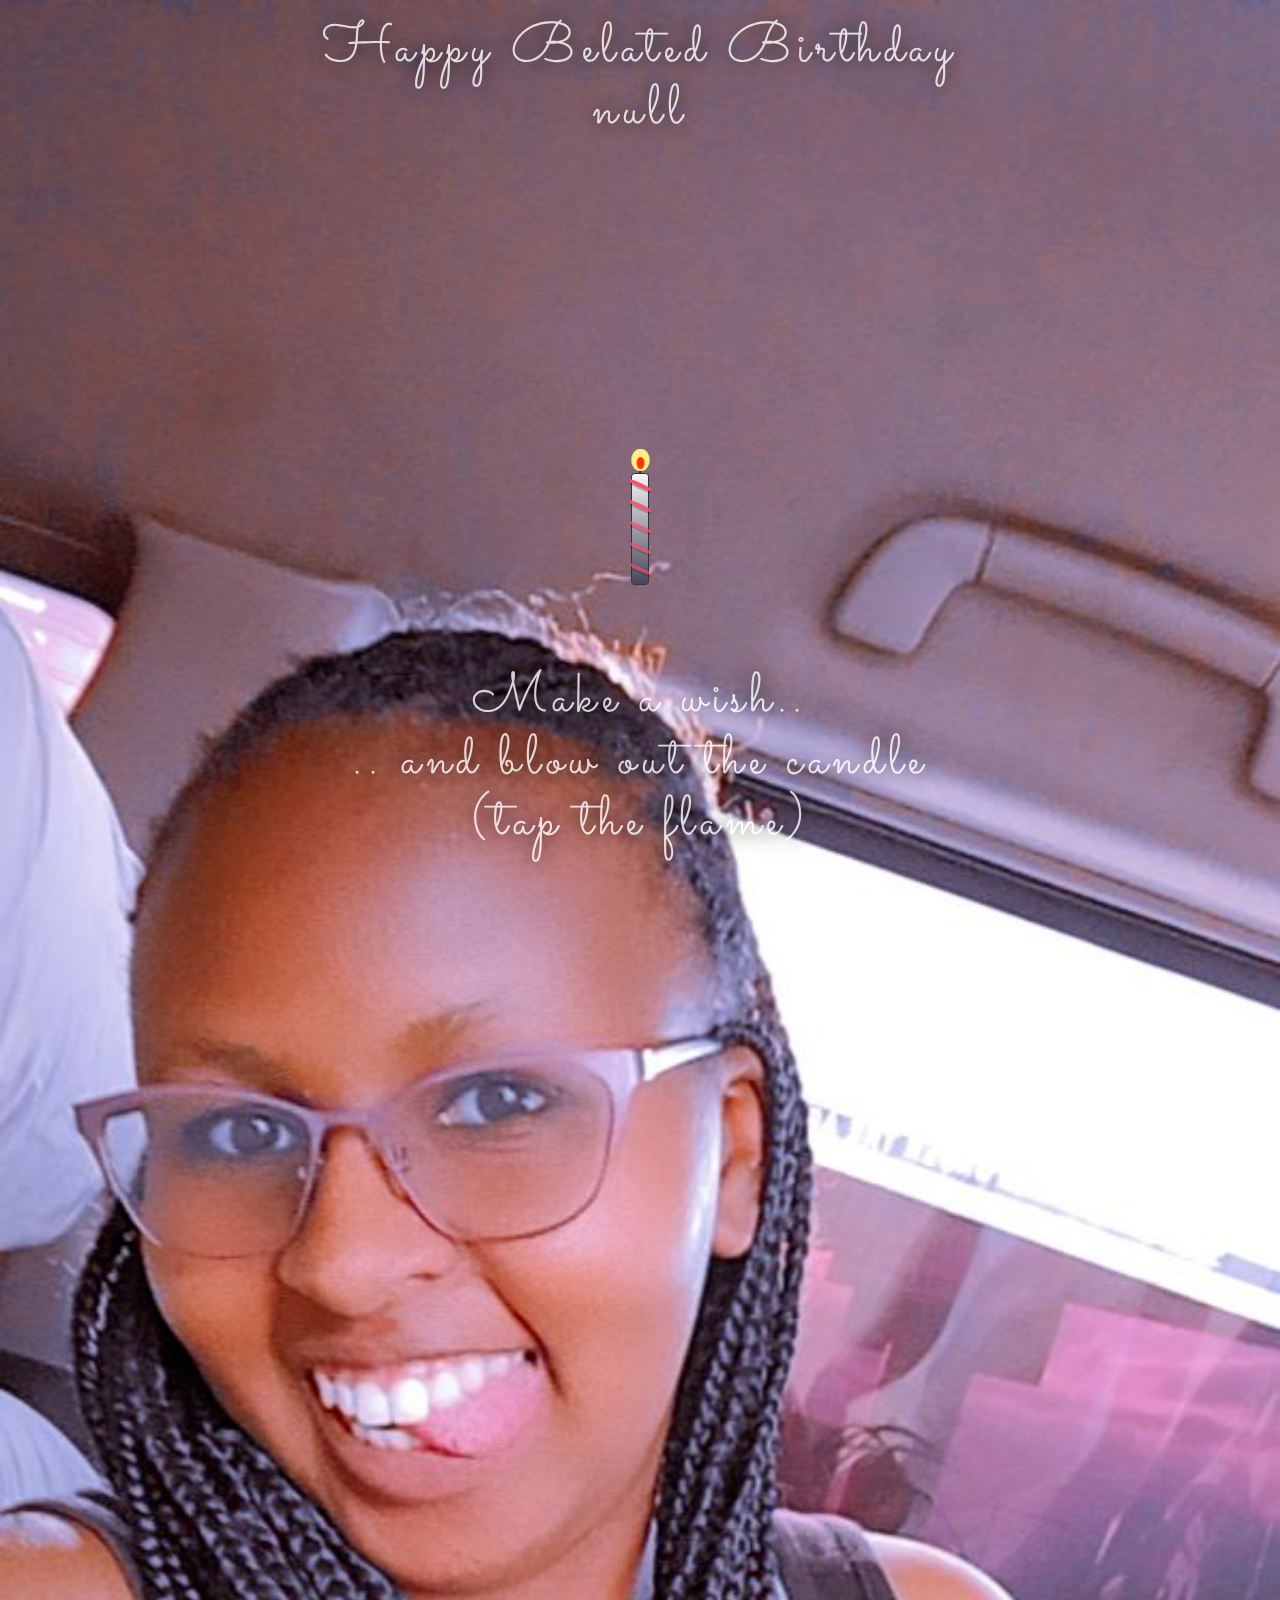
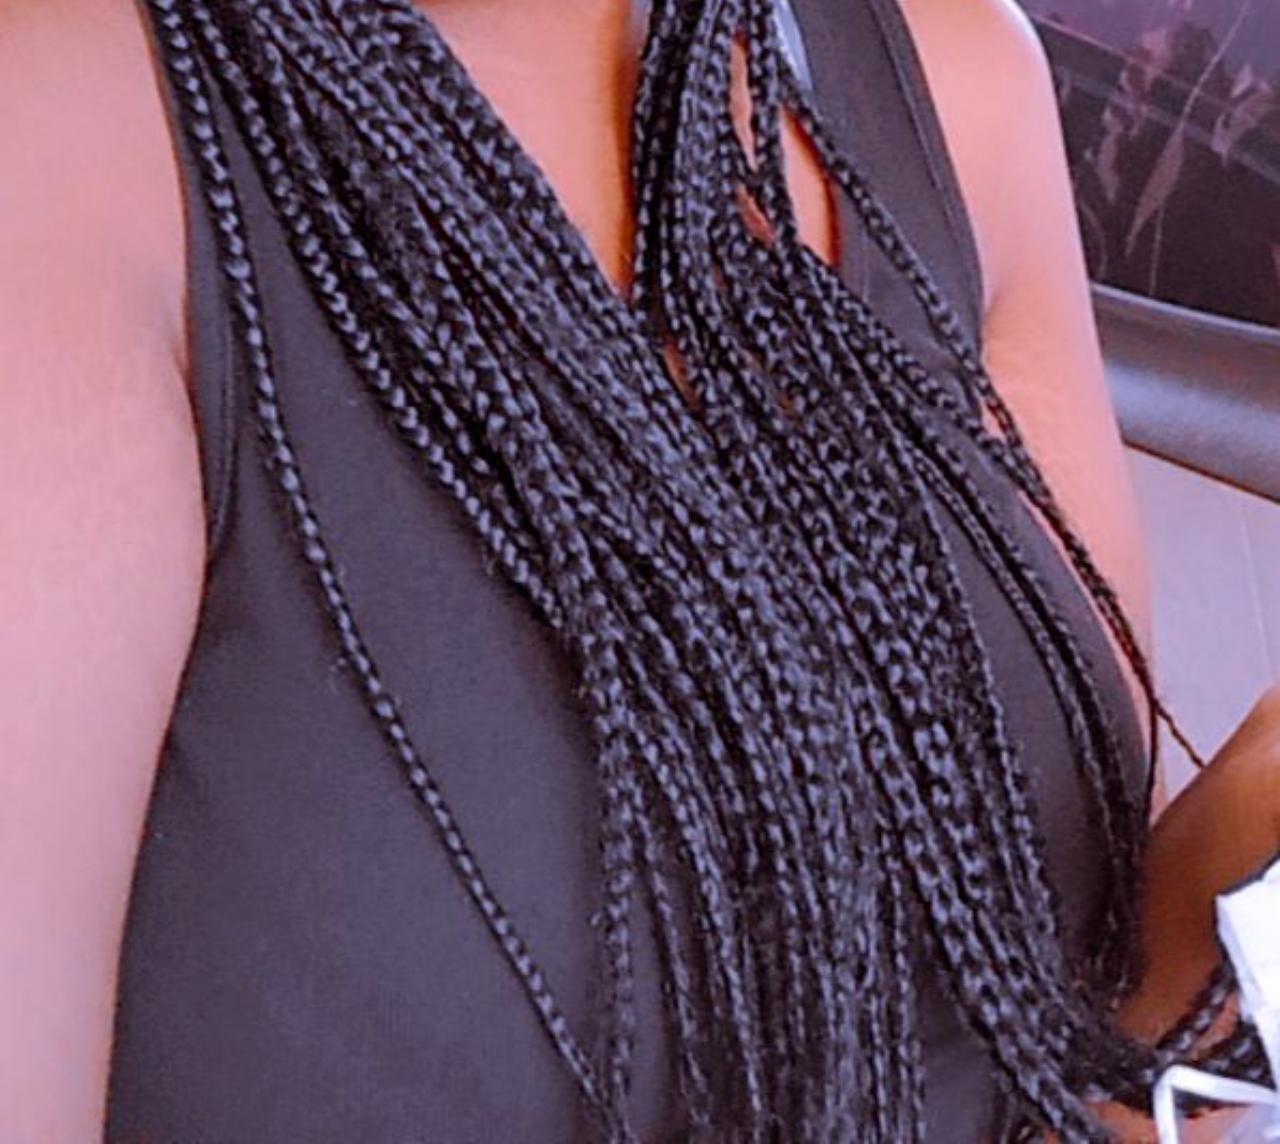
<file: index.html>
<!DOCTYPE html>
<html>

<head>
    <meta charset="utf-8" />
    <meta http-equiv="X-UA-Compatible" content="IE=edge">
    <title>Happy Birthday</title>
    <meta name="viewport" content="width=device-width, initial-scale=1">
    <link href="//maxcdn.bootstrapcdn.com/bootstrap/3.3.0/css/bootstrap.min.css" rel="stylesheet" id="bootstrap-css">
    <script src="https://code.jquery.com/jquery-3.3.1.min.js"
        integrity="sha256-FgpCb/KJQlLNfOu91ta32o/NMZxltwRo8QtmkMRdAu8=" crossorigin="anonymous"></script>
    <script src="//maxcdn.bootstrapcdn.com/bootstrap/3.3.0/js/bootstrap.min.js"></script>
    <link rel="stylesheet" type="text/css" media="screen" href="css/styles.css" />
    <link rel="stylesheet" type="text/css" media="screen" href="css/birthday.css" />
</head>

<body>

    <canvas id="myCanvas" style="display: none;"></canvas>
    <!--    <canvas id="can" style="display: none;"></canvas>-->
    <img src="img/66851374-2A93-47F7-B8B3-A333BCACC19F.png" alt=""
        style="position: absolute; display: block; z-index: -1; margin-left: auto; margin-right: auto; width: 100%;"
        class="user-photo">
    <!-- <img src="img/ahmed1.jpeg" alt="" style="top: 15px; display: block; z-index: -1; margin-left: auto; margin-right: auto; width: 100%;" class="user-photo"> -->

    <h1 id="wish">
        Make a wish..<br />.. and blow out the candle <br /> (tap the flame)

    </h1>
    <h1 id="wish1" style="display: none;">
        <!--        I <b>love</b> you...-->
        Age Gracefully!
    </h1>
    <h1 id="username"></h1>


    <div id="glow" class="glow"></div>
    <div id="candle">
        <div class="stripe"></div>
        <div class="stripe"></div>
        <div class="stripe"></div>
        <div class="stripe"></div>
        <div class="stripe"></div>
        <div id="top">
            <div class="smoke"></div>
            <div class="smoke"></div>
            <div class="smoke"></div>
            <div id="knot"></div>
            <div id="flame" class="burn"></div>
        </div>
    </div>
    <script>
        function getParameterByName(name, url) {
            if (!url) url = window.location.href;
            name = name.replace(/[\[\]]/g, '\\$&');
            var regex = new RegExp('[?&]' + name + '(=([^&#]*)|&|#|$)'),
                results = regex.exec(url);
            if (!results) return null;
            if (!results[2]) return '';
            return decodeURIComponent(results[2].replace(/\+/g, ' '));
        }

        var name = getParameterByName('name');

        document.getElementById('username').innerHTML = "Happy Belated Birthday " + name;
    </script>
    <script src="js/script.js"></script>
    <!--    <script src="js/weirdCombined.js"></script>-->
    <script src="js/birthday.js"></script>
    <!--    <script src="js/heart.js"></script>-->
</body>

</html>
</file>
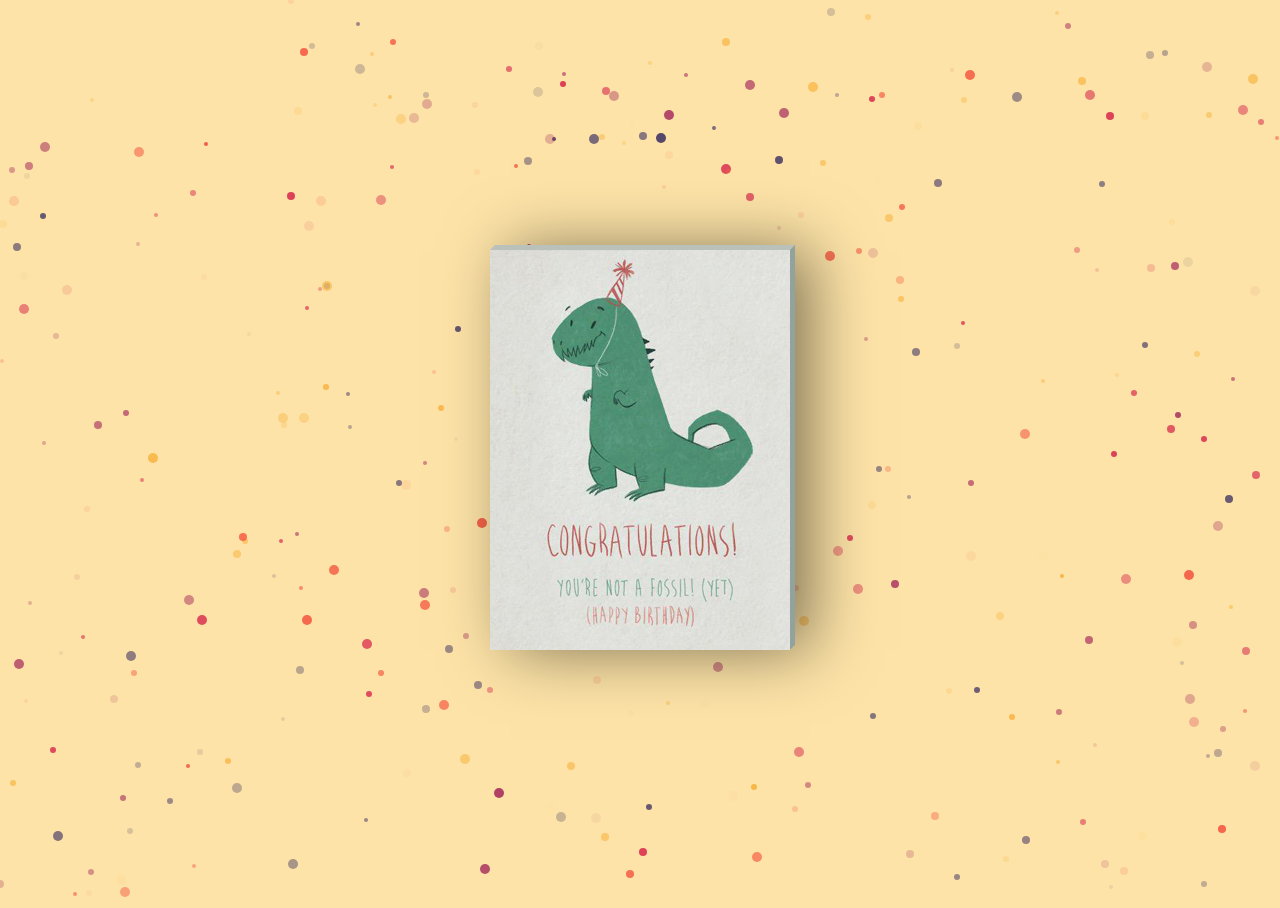
<file: v2/index.html>
<!DOCTYPE html>
<html lang="en">
<head>
    <meta charset="UTF-8">
    <meta http-equiv="X-UA-Compatible" content="IE=edge">
    <meta name="viewport" content="width=device-width, initial-scale=1.0">
    <link href="https://fonts.googleapis.com/css?family=Indie+Flower" rel="stylesheet">
    <link href="https://fonts.googleapis.com/css?family=Amatic+SC" rel="stylesheet">
    <link rel="stylesheet" href="./assets/css/style.css">
    <title>Happy Birthday</title>
</head>
<body>
	<canvas id="world"></canvas>
    <div class="card">
		<div class="imgBox">
			<div class="bark"></div>
			<img src="./assets/img/lastofus.jpg">
		</div>
		<div class="details">
			<h4 class="color1">You're not a Fossil! (YET)</h2>
			<h4 id="username" class="color2 margin"></h4>
			<p id="docname"></p>
			<p>Let's see...</p>
			<p>You’re a great friend, you</p>
			<p>are an even greater father, you</p>
			<p>practically made me blackout on</p>
			<p>more than one occasion, yet you</p>
			<p>manage to remain down to earth.</p>
			<p>How do you do that? :)</p>
			<p class="text-right">Happy Birthday,</p>
			<p class="text-right">♥Newton and Family</p>
		</div>
	</div>

	<script>
        function getParameterByName(name, url) {
            if (!url) url = window.location.href;
            name = name.replace(/[\[\]]/g, '\\$&');
            var regex = new RegExp('[?&]' + name + '(=([^&#]*)|&|#|$)'),
                results = regex.exec(url);
            if (!results) return null;
            if (!results[2]) return '';
            return decodeURIComponent(results[2].replace(/\+/g, ' '));
        }

        var name = getParameterByName('name');

        document.getElementById('username').innerHTML = "HAPPY BIRTHDAY " + name;
        document.getElementById('docname').innerHTML = "Dear " + name + ",";
    </script>
	<script src="./assets/js/scripts.js"></script>
</body>
</html>
</file>
<file: css/styles.css>
@import url("https://fonts.googleapis.com/css?family=Sacramento");
body {
  background-color: #1e1934;
}

h1 {
  position: fixed;
  margin: 0 auto;
  bottom: 5%;
  left: 0;
  right: 0;
  width: 12em;
  text-align: center;
  font-size: 4em;
  font-weight: 100;
  font-family: 'Sacramento', serif;
  letter-spacing: .1em;
  color: white;
  text-shadow: 0 0 20px black;
  opacity: .8;
}
@media only screen and (max-device-width: 641px){
  h1 {
    position: fixed;
    margin: 0 auto;
    bottom: 5%;
    left: 0;
    right: 0;
    width: 12em;
    text-align: center;
    font-size: 2em;
    font-weight: 100;
    font-family: 'Sacramento', serif;
    letter-spacing: .1em;
    color: white;
    text-shadow: 0 0 20px black;
    opacity: .8;
  }
}
#glow {
  position: absolute;
  left: calc(50% - .1em);
  bottom: calc(35% + 9em);
  width: .2em;
  height: .2em;
  border-radius: 100%;
  opacity: .15;
}

#candle {
  position: absolute;
  left: calc(50% - .75em);
  bottom: 35%;
  width: 1.5em;
  height: 10em;
  overflow: hidden;
}

#candle::before {
  position: absolute;
  bottom: 0;
  left: 8%;
  content: '';
  width: 84%;
  height: 80%;
  background: linear-gradient(whitesmoke 0, #1e1934 125%);
  border-radius: .25em;
  box-sizing: border-box;
  border: 1px solid #333;
}

#top {
  position: absolute;
  margin: 0;
  padding: 0;
  width: 100%;
  height: 2em;
  background-color: transparent;
}
#top #knot {
  position: absolute;
  bottom: 0;
  left: calc(50% - .05em);
  height: .5em;
  width: .1em;
  background-color: #0f3146;
}
#top .smoke {
  position: absolute;
  opacity: 0;
  border-radius: 100%;
}
#top .smoke:nth-child(1) {
  bottom: .1em;
  left: calc(50% - .5em);
  height: .5em;
  width: .5em;
  background-color: silver;
}
#top .smoke:nth-child(2) {
  bottom: .6em;
  left: 50%;
  height: .6em;
  width: .6em;
  background-color: lightgray;
  animation-delay: .2s;
}
#top .smoke:nth-child(3) {
  bottom: 1.1em;
  left: 20%;
  height: .3em;
  width: .3em;
  background-color: whitesmoke;
  animation-delay: .3s;
}
#top #flame {
  position: absolute;
  bottom: .15em;
  width: 1.5em;
  height: 1.6em;
  background-color: #ffee86;
  border-radius: 100%;
  box-shadow: inset 0 0 0 .1em #ffee86;
  transform: rotateY(30deg);
  cursor: pointer;
}
#top #flame::after {
  position: absolute;
  content: '';
  width: .7em;
  height: .9em;
  bottom: 10%;
  left: calc(50% - .35em);
  background-color: #ff3200;
  border-radius: 100%;
  animation: burnInner 1.5s ease-in-out infinite;
}
#top #flame:hover {
  transition: all .1s ease-in-out;
  background-color: yellow;
}
#top #flame:hover::after {
  background-color: red;
}

@keyframes glow {
  0% {
    box-shadow: 0 0 1.5em 2.2em rgba(255, 246, 162, 0.75);
  }
  50% {
    box-shadow: 0 0 1.5em 2em rgba(255, 246, 162, 0.5);
  }
  100% {
    box-shadow: 0 0 1.5em 2.2em rgba(255, 246, 162, 0.75);
  }
}
@keyframes burn {
  0% {
    height: 1.7em;
    transform: rotateY(30deg);
  }
  50% {
    height: 1.3em;
    transform: rotateY(0deg);
    opacity: .9;
  }
  100% {
    height: 1.7m;
    transform: rotateY(30deg);
  }
}
@keyframes burnInner {
  0% {
    height: .9em;
    transform: rotateX(0deg);
  }
  50% {
    height: .8em;
    transform: rotateX(30deg);
  }
  100% {
    height: .9em;
    transform: rotateX(0deg);
  }
}
@keyframes puff {
  100% {
    transform: rotateY(-30deg);
    opacity: 0;
  }
}
@keyframes puff-bubble {
  0% {
    opacity: 0;
    transform: scale(1, 1);
  }
  50% {
    opacity: 1;
    transform: scale(1.2, 1.2);
  }
  100% {
    opacity: 0;
    transform: scale(0.8, 0.8);
  }
}
.glow {
  animation: glow 3s ease-in-out infinite;
}

.burn {
  animation: burn 1.5s ease-in-out infinite;
}

.puff {
  animation: puff .3s ease-in-out forwards;
}

.puff-bubble {
  animation: puff-bubble .75s ease-in-out forwards;
}

.stripe {
  position: absolute;
  left: -.25em;
  width: 2em;
  height: .25em;
  background-color: #ff4b6f;
  transform: rotate(25deg);
  border-radius: 100%;
  box-shadow: 1px 1px 0 1px rgba(0, 0, 0, 0.25);
}

.stripe:nth-child(1) {
  top: 2.7em;
  opacity: 1.4;
}

.stripe:nth-child(2) {
  top: 4.2em;
  opacity: 0.9;
}

.stripe:nth-child(3) {
  top: 5.7em;
  opacity: 0.73333;
}

.stripe:nth-child(4) {
  top: 7.2em;
  opacity: 0.65;
}

.stripe:nth-child(5) {
  top: 8.7em;
  opacity: 0.6;
}

#username{
  position: fixed;
  top: 0;
  z-index: -1;
  padding-top: 20px;
}
</file>
<file: css/birthday.css>
canvas {
    position: absolute;
    top: 0;
    left: 0;
}
p {
    margin: 0 0;
    position: absolute;
    font: 16px Verdana;
    color: #eee;
    height: 25px;
    top: calc( 100vh - 30px );
    text-shadow: 0 0 2px white;
}
p a {
    text-decoration: none;
    color: #aaa;
}
span {
    font-size: 11px;
}
p > a:first-of-type {
    font-size: 20px;
}
body {
    overflow: hidden;
}
</file>
<file: v2/assets/css/style.css>
@import url('https://fonts.googleapis.com/css?family=Indie+Flower');
@import url('https://fonts.googleapis.com/css?family=Amatic+SC');

body {
	font-family: 'Indie Flower', cursive !important;
  background: #FDE3A7; /*CAPE HONEY*/
	margin: 0px;
	padding: 0px;
}

::selection {
	background: transparent;
}

h4 {
	font-size: 26px;
	line-height: 1px;
	font-family: 'Amatic SC', cursive !important;
}

p {
	color: white;
	font-weight: bolder;
}

.color1{color:#1BBC9B}/*MOUNTAIN MEADOW*/
.color2{color:#C0392B/*TALL POPPY*/}
.color{color: white}

.card {
	color: #013243; /*SHERPA BLUE*/
	position: absolute;
	top: 50%;
	left: 50%;
	width: 300px;
	height: 400px;
	/* background: #e0e1dc; */
	background: linear-gradient(rgba(0, 0, 0, 0.5), rgba(0, 0, 0, 0.5)), url(../img/terra.jpeg);
	/* opacity: 0.3; */
	/* background:  rgba(0,0,0,.5); */
	transform-style: preserve-3d;
	transform: translate(-50%,-50%) perspective(2000px);
	box-shadow: inset 300px 0 50px rgba(0,0,0,.5), 20px 0 60px rgba(0,0,0,.5);
	transition: 1s;
}

.card:hover {
	transform: translate(-50%,-50%) perspective(2000px) rotate(15deg) scale(1.2);
	box-shadow: inset 20px 0 50px rgba(0,0,0,.5), 0 10px 100px rgba(0,0,0,.5);
}

.card:before {
	content:'';
	position: absolute;
	top: -5px;
	left: 0;
	width: 100%;
	height: 5px;
	background: #BAC1BA;
	transform-origin: bottom;
	transform: skewX(-45deg);
}

.card:after {
	content: '';
	position: absolute;
	top: 0;
	right: -5px;
	width: 5px;
	height: 100%;
	background: #92A29C;
	/* background: black; */
	transform-origin: left;
	transform: skewY(-45deg);
}

.card .imgBox {
	width: 100%;
	height: 100%;
	position: relative;
	transform-origin: left;
	transition: .7s;
}

.card .bark {
	position: absolute;
	background: #e0e1dc;
	width: 100%;
	height: 100%;
	opacity: 0;
	transition: .7s;
}

.card .imgBox img {
	min-width: 250px;
	max-height: 400px;
}

.card:hover .imgBox {
	transform: rotateY(-135deg);
}

.card:hover .bark {
	opacity: 1;
	transition: .6s;
  box-shadow: 300px 200px 100px rgba(0, 0, 0, .4) inset;
}

.card .details {
	position: absolute;
	top: 0;
	left: 0;
	box-sizing: border-box;
	padding: 0 0 0 10px;
	z-index: -1;
	margin-top: 70px;
}

.card .details p {
	font-size: 15px;
	line-height: 5px;
	transform: rotate(-10deg);
	padding: 0 0 0 20px;
}

.card .details h4 {
	text-align: center;
}

.text-right {
	text-align: right;
}
</file>
